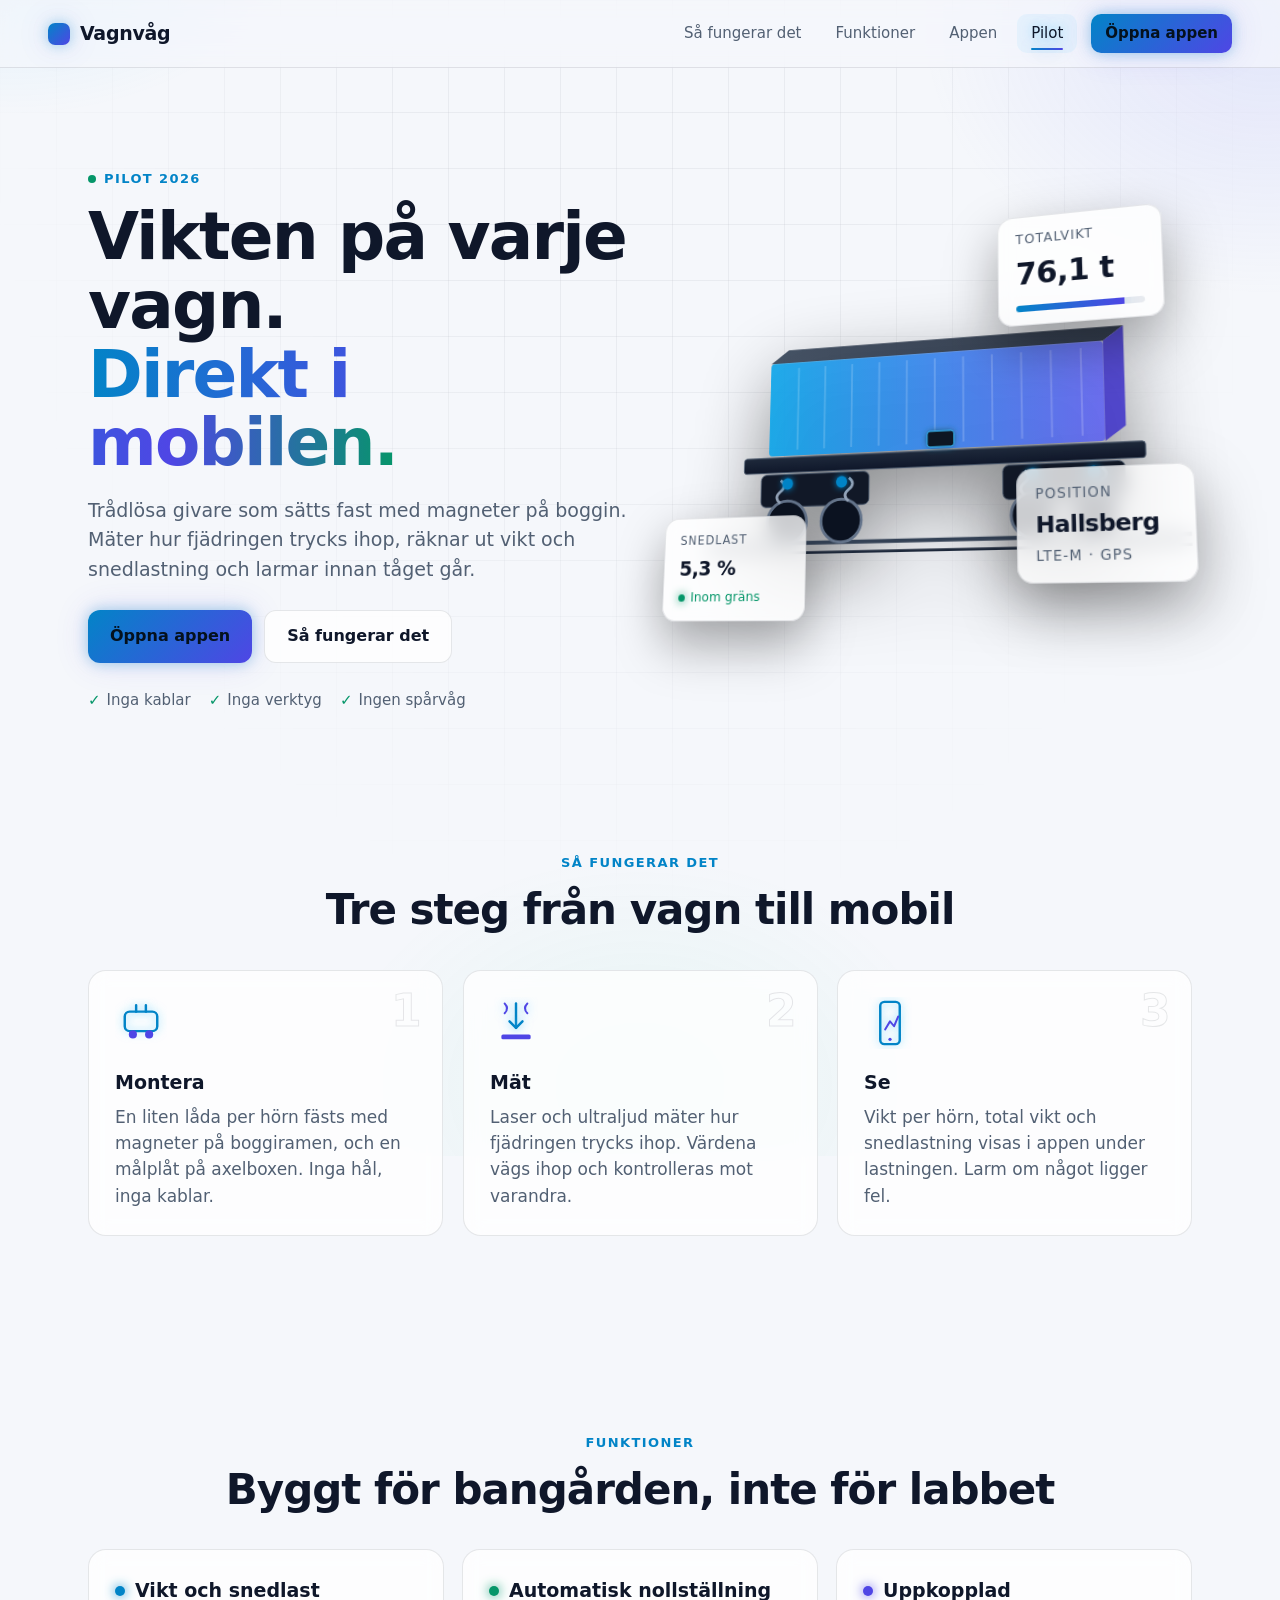
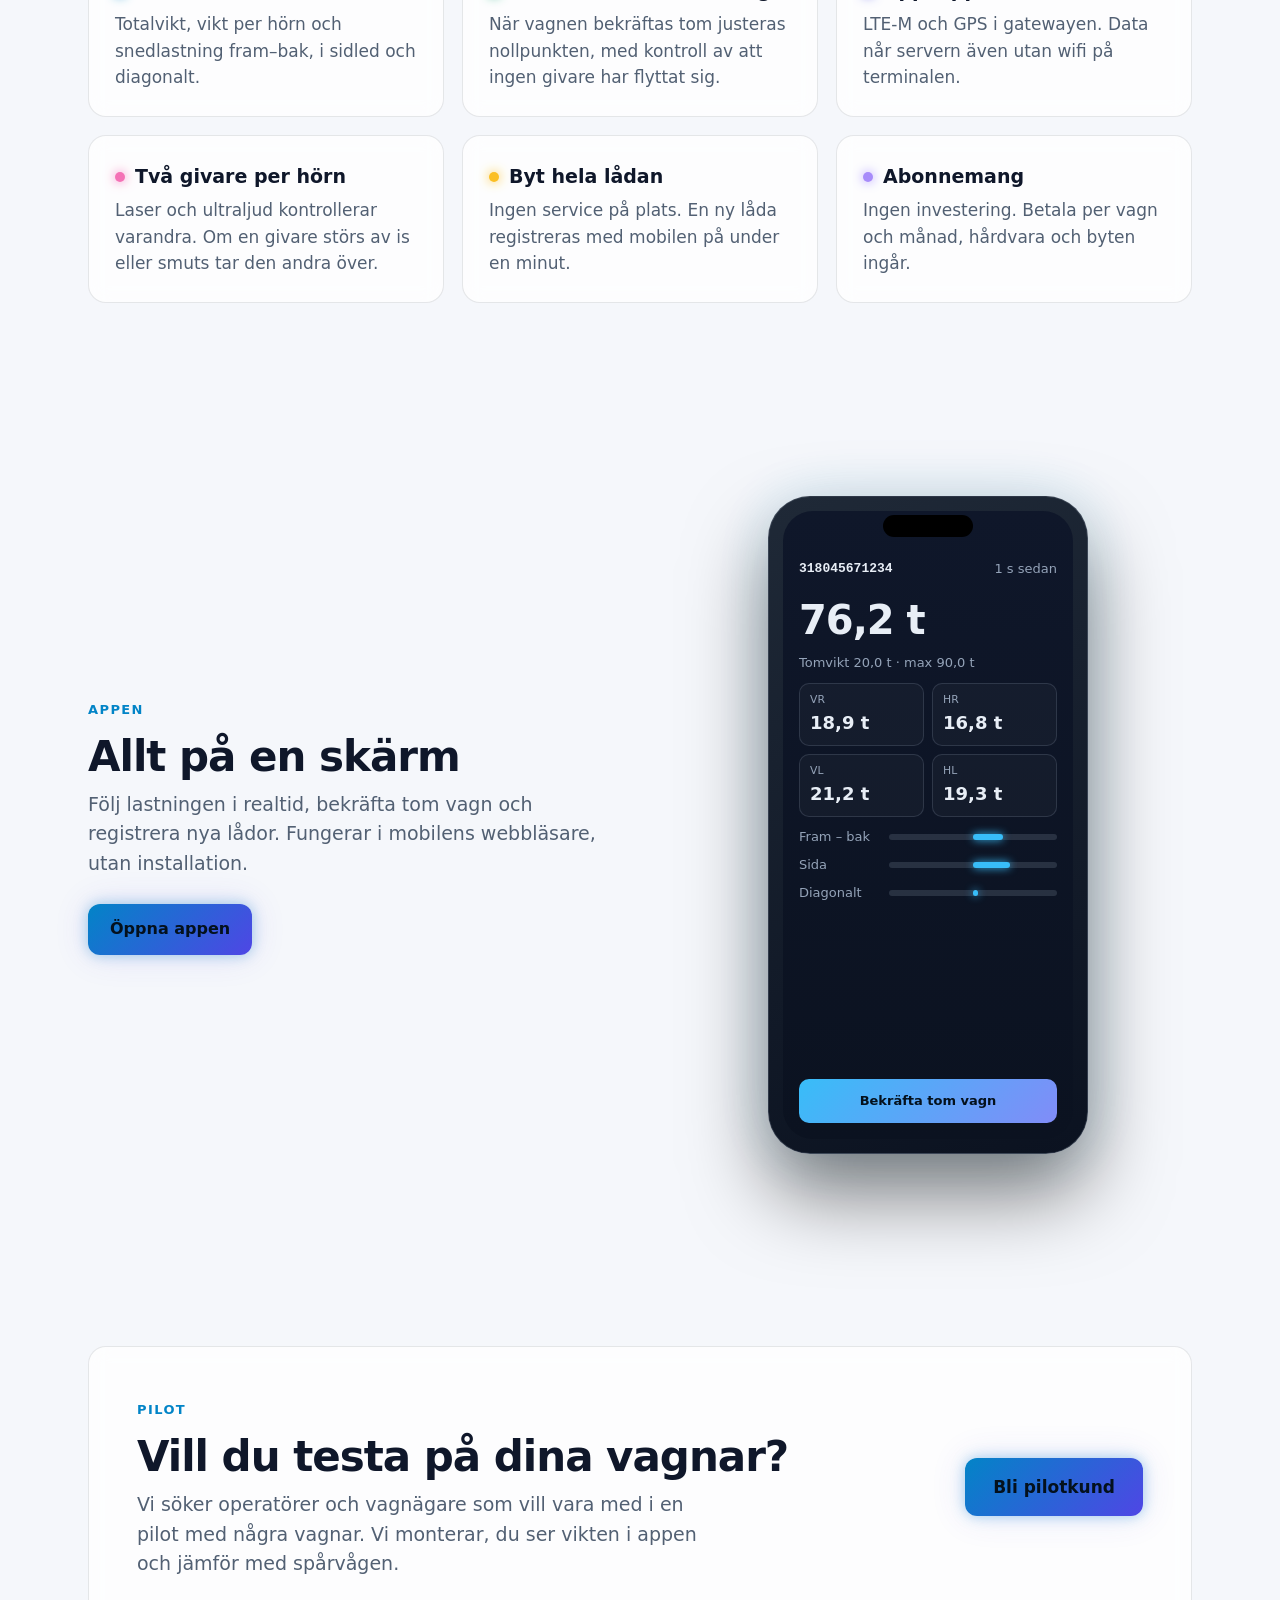
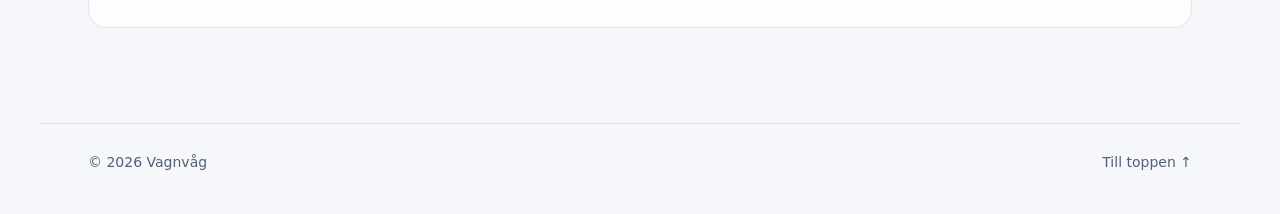
<file: app/index.html>
<!doctype html>
<html lang="sv">
<head>
  <meta charset="utf-8">
  <meta name="viewport" content="width=device-width, initial-scale=1">
  <meta name="theme-color" content="#070b11">
  <meta name="description" content="Vagnvåg mäter vikt och snedlastning på godsvagnar med trådlösa givare som monteras med magneter. Se resultatet direkt i mobilen.">
  <title>Vagnvåg – vikt på varje vagn</title>
  <link rel="icon" href="data:image/svg+xml,%3Csvg xmlns=%22http://www.w3.org/2000/svg%22 viewBox=%220 0 16 16%22%3E%3Crect x=%221%22 y=%225%22 width=%2214%22 height=%225%22 rx=%221%22 fill=%22%2338bdf8%22/%3E%3Ccircle cx=%224%22 cy=%2212%22 r=%222%22 fill=%22%2338bdf8%22/%3E%3Ccircle cx=%2212%22 cy=%2212%22 r=%222%22 fill=%22%2338bdf8%22/%3E%3C/svg%3E">
  <link rel="stylesheet" href="landing.css">
</head>
<body>
  <div class="bg-glow" aria-hidden="true"></div>
  <div class="bg-grid" aria-hidden="true"></div>

  <header class="nav" id="top">
    <a href="#top" class="logo"><span class="logo-mark"></span>Vagnvåg</a>
    <button class="menu-btn" aria-label="Meny" aria-expanded="false" aria-controls="menu"><span></span><span></span></button>
    <nav id="menu">
      <a href="#hur">Så fungerar det</a>
      <a href="#funktioner">Funktioner</a>
      <a href="#appen">Appen</a>
      <a href="#pilot">Pilot</a>
      <a href="app.html" class="nav-cta">Öppna appen</a>
    </nav>
  </header>

  <main>
    <!-- Hero -->
    <section class="hero">
      <div class="hero-text reveal">
        <p class="eyebrow"><span class="pulse"></span>Pilot 2026</p>
        <h1>Vikten på varje vagn.<br><span class="grad">Direkt i mobilen.</span></h1>
        <p class="lead">Trådlösa givare som sätts fast med magneter på boggin. Mäter hur fjädringen trycks ihop, räknar ut vikt och snedlastning och larmar innan tåget går.</p>
        <div class="cta-row">
          <a href="app.html" class="btn primary">Öppna appen</a>
          <a href="#hur" class="btn ghost">Så fungerar det</a>
        </div>
        <ul class="ticks">
          <li>Inga kablar</li><li>Inga verktyg</li><li>Ingen spårvåg</li>
        </ul>
      </div>

      <div class="scene-wrap reveal" aria-hidden="true">
        <div class="scene" id="scene">
          <div class="layer layer-wagon">
            <svg viewBox="0 0 520 300" class="wagon">
              <defs>
                <linearGradient id="gBody" x1="0" x2="0" y1="0" y2="1">
                  <stop offset="0" stop-color="#1e293b"/><stop offset="1" stop-color="#0f172a"/>
                </linearGradient>
                <linearGradient id="gTop" x1="0" x2="1">
                  <stop offset="0" stop-color="#334155"/><stop offset="1" stop-color="#1e293b"/>
                </linearGradient>
                <linearGradient id="gCont" x1="0" x2="1">
                  <stop offset="0" stop-color="#0ea5e9"/><stop offset="1" stop-color="#6366f1"/>
                </linearGradient>
                <filter id="glow" x="-50%" y="-50%" width="200%" height="200%">
                  <feGaussianBlur stdDeviation="4" result="b"/>
                  <feMerge><feMergeNode in="b"/><feMergeNode in="SourceGraphic"/></feMerge>
                </filter>
              </defs>
              <!-- räls -->
              <path d="M10 262 L510 262" stroke="#334155" stroke-width="4"/>
              <path d="M10 272 L510 272" stroke="#1e293b" stroke-width="3"/>
              <!-- container -->
              <g class="container">
                <path d="M78 70 L432 70 L452 56 L98 56 Z" fill="url(#gTop)" opacity=".9"/>
                <rect x="78" y="70" width="354" height="100" rx="4" fill="url(#gCont)" opacity=".92"/>
                <path d="M432 70 L452 56 L452 156 L432 170 Z" fill="#4338ca" opacity=".9"/>
                <g stroke="rgba(255,255,255,.18)" stroke-width="2">
                  <path d="M110 76 V164"/><path d="M140 76 V164"/><path d="M170 76 V164"/><path d="M200 76 V164"/>
                  <path d="M230 76 V164"/><path d="M260 76 V164"/><path d="M290 76 V164"/><path d="M320 76 V164"/>
                  <path d="M350 76 V164"/><path d="M380 76 V164"/><path d="M410 76 V164"/>
                </g>
              </g>
              <!-- vagnsram -->
              <rect x="50" y="172" width="420" height="16" rx="3" fill="url(#gBody)" stroke="#475569"/>
              <!-- boggier -->
              <g class="bogie">
                <rect x="70" y="190" width="120" height="34" rx="6" fill="#111827" stroke="#475569"/>
                <circle cx="100" cy="240" r="22" fill="#0b1220" stroke="#64748b" stroke-width="3"/>
                <circle cx="160" cy="240" r="22" fill="#0b1220" stroke="#64748b" stroke-width="3"/>
                <path d="M92 196 q8 6 0 12 q-8 6 0 12" stroke="#94a3b8" stroke-width="3" fill="none"/>
                <path d="M168 196 q8 6 0 12 q-8 6 0 12" stroke="#94a3b8" stroke-width="3" fill="none"/>
              </g>
              <g class="bogie">
                <rect x="330" y="190" width="120" height="34" rx="6" fill="#111827" stroke="#475569"/>
                <circle cx="360" cy="240" r="22" fill="#0b1220" stroke="#64748b" stroke-width="3"/>
                <circle cx="420" cy="240" r="22" fill="#0b1220" stroke="#64748b" stroke-width="3"/>
                <path d="M352 196 q8 6 0 12 q-8 6 0 12" stroke="#94a3b8" stroke-width="3" fill="none"/>
                <path d="M428 196 q8 6 0 12 q-8 6 0 12" stroke="#94a3b8" stroke-width="3" fill="none"/>
              </g>
              <!-- givare -->
              <g filter="url(#glow)" class="sensors">
                <circle class="s s1" cx="100" cy="200" r="6"/>
                <circle class="s s2" cx="160" cy="200" r="6"/>
                <circle class="s s3" cx="360" cy="200" r="6"/>
                <circle class="s s4" cx="420" cy="200" r="6"/>
              </g>
              <!-- radiovågor till gateway -->
              <g class="waves" stroke="#38bdf8" fill="none" stroke-width="2">
                <path d="M258 150 a16 16 0 0 1 16 0"/>
                <path d="M252 142 a26 26 0 0 1 28 0"/>
                <path d="M246 134 a36 36 0 0 1 40 0"/>
              </g>
              <rect x="252" y="152" width="28" height="16" rx="3" fill="#0b1220" stroke="#38bdf8" filter="url(#glow)"/>
            </svg>
          </div>

          <div class="layer layer-card card-total">
            <span class="k">Totalvikt</span>
            <span class="v" id="demoTotal">76,2 t</span>
            <span class="bar"><i id="demoBar"></i></span>
          </div>
          <div class="layer layer-card card-imb">
            <span class="k">Snedlast</span>
            <span class="v small-v">5,3 %</span>
            <span class="ok-dot">Inom gräns</span>
          </div>
          <div class="layer layer-card card-gps">
            <span class="k">Position</span>
            <span class="v small-v">Hallsberg</span>
            <span class="k">LTE-M · GPS</span>
          </div>
        </div>
      </div>
    </section>

    <!-- Så fungerar det -->
    <section id="hur" class="section">
      <div class="section-head reveal">
        <p class="eyebrow">Så fungerar det</p>
        <h2>Tre steg från vagn till mobil</h2>
      </div>
      <div class="steps">
        <article class="step tilt reveal" data-tilt>
          <div class="step-num">1</div>
          <svg viewBox="0 0 64 64" class="icon" aria-hidden="true">
            <rect x="12" y="18" width="40" height="24" rx="6" class="ic-stroke"/>
            <circle cx="22" cy="46" r="5" class="ic-fill"/><circle cx="42" cy="46" r="5" class="ic-fill"/>
            <path d="M26 10 v8 M38 10 v8" class="ic-stroke"/>
          </svg>
          <h3>Montera</h3>
          <p>En liten låda per hörn fästs med magneter på boggiramen, och en målplåt på axelboxen. Inga hål, inga kablar.</p>
        </article>
        <article class="step tilt reveal" data-tilt>
          <div class="step-num">2</div>
          <svg viewBox="0 0 64 64" class="icon" aria-hidden="true">
            <path d="M32 8 v30" class="ic-stroke"/><path d="M24 30 l8 8 8-8" class="ic-stroke"/>
            <rect x="14" y="46" width="36" height="6" rx="2" class="ic-fill"/>
            <path d="M18 20 q6 -6 0 -12 M46 20 q-6 -6 0 -12" class="ic-stroke thin"/>
          </svg>
          <h3>Mät</h3>
          <p>Laser och ultraljud mäter hur fjädringen trycks ihop. Värdena vägs ihop och kontrolleras mot varandra.</p>
        </article>
        <article class="step tilt reveal" data-tilt>
          <div class="step-num">3</div>
          <svg viewBox="0 0 64 64" class="icon" aria-hidden="true">
            <rect x="20" y="6" width="24" height="52" rx="5" class="ic-stroke"/>
            <path d="M26 40 l6-10 5 6 5-12" class="ic-stroke thin"/>
            <circle cx="32" cy="52" r="2" class="ic-fill"/>
          </svg>
          <h3>Se</h3>
          <p>Vikt per hörn, total vikt och snedlastning visas i appen under lastningen. Larm om något ligger fel.</p>
        </article>
      </div>
    </section>

    <!-- Funktioner -->
    <section id="funktioner" class="section">
      <div class="section-head reveal">
        <p class="eyebrow">Funktioner</p>
        <h2>Byggt för bangården, inte för labbet</h2>
      </div>
      <div class="features">
        <article class="feature tilt reveal" data-tilt>
          <h3><span class="dot d1"></span>Vikt och snedlast</h3>
          <p>Totalvikt, vikt per hörn och snedlastning fram–bak, i sidled och diagonalt.</p>
        </article>
        <article class="feature tilt reveal" data-tilt>
          <h3><span class="dot d2"></span>Automatisk nollställning</h3>
          <p>När vagnen bekräftas tom justeras nollpunkten, med kontroll av att ingen givare har flyttat sig.</p>
        </article>
        <article class="feature tilt reveal" data-tilt>
          <h3><span class="dot d3"></span>Uppkopplad</h3>
          <p>LTE-M och GPS i gatewayen. Data når servern även utan wifi på terminalen.</p>
        </article>
        <article class="feature tilt reveal" data-tilt>
          <h3><span class="dot d4"></span>Två givare per hörn</h3>
          <p>Laser och ultraljud kontrollerar varandra. Om en givare störs av is eller smuts tar den andra över.</p>
        </article>
        <article class="feature tilt reveal" data-tilt>
          <h3><span class="dot d5"></span>Byt hela lådan</h3>
          <p>Ingen service på plats. En ny låda registreras med mobilen på under en minut.</p>
        </article>
        <article class="feature tilt reveal" data-tilt>
          <h3><span class="dot d6"></span>Abonnemang</h3>
          <p>Ingen investering. Betala per vagn och månad, hårdvara och byten ingår.</p>
        </article>
      </div>
    </section>

    <!-- Appen -->
    <section id="appen" class="section app-section">
      <div class="app-copy reveal">
        <p class="eyebrow">Appen</p>
        <h2>Allt på en skärm</h2>
        <p class="lead">Följ lastningen i realtid, bekräfta tom vagn och registrera nya lådor. Fungerar i mobilens webbläsare, utan installation.</p>
        <a href="app.html" class="btn primary">Öppna appen</a>
      </div>
      <div class="phone reveal tilt" data-tilt aria-hidden="true">
        <div class="phone-notch"></div>
        <div class="phone-screen">
          <div class="p-top"><b>318045671234</b><span>1 s sedan</span></div>
          <div class="p-total">76,2 t</div>
          <div class="p-sub">Tomvikt 20,0 t · max 90,0 t</div>
          <div class="p-grid">
            <div><small>VR</small><b>18,9 t</b></div>
            <div><small>HR</small><b>16,8 t</b></div>
            <div><small>VL</small><b>21,2 t</b></div>
            <div><small>HL</small><b>19,3 t</b></div>
          </div>
          <div class="p-bars">
            <span>Fram – bak</span><i style="--w:18%"></i>
            <span>Sida</span><i style="--w:22%"></i>
            <span>Diagonalt</span><i style="--w:3%"></i>
          </div>
          <div class="p-btn">Bekräfta tom vagn</div>
        </div>
      </div>
    </section>

    <!-- Pilot -->
    <section id="pilot" class="section">
      <div class="pilot tilt reveal" data-tilt>
        <div>
          <p class="eyebrow">Pilot</p>
          <h2>Vill du testa på dina vagnar?</h2>
          <p class="lead">Vi söker operatörer och vagnägare som vill vara med i en pilot med några vagnar. Vi monterar, du ser vikten i appen och jämför med spårvågen.</p>
        </div>
        <!-- Byt ut adressen mot en riktig kontaktadress innan sidan publiceras. -->
        <a href="mailto:kontakt@example.com?subject=Pilot%20Vagnv%C3%A5g" class="btn primary big">Bli pilotkund</a>
      </div>
    </section>
  </main>

  <footer class="footer">
    <span>© 2026 Vagnvåg</span>
    <a href="#top">Till toppen ↑</a>
  </footer>

  <script src="landing.js"></script>
</body>
</html>
</file>
<file: app/landing.css>
:root {
  --bg: #070b11;
  --bg2: #0c131d;
  --panel: rgba(17, 25, 38, 0.72);
  --panel-solid: #111926;
  --line: rgba(148, 163, 184, 0.16);
  --text: #e8eef6;
  --muted: #94a3b8;
  --cyan: #38bdf8;
  --indigo: #818cf8;
  --green: #34d399;
  --glow: 0 0 18px rgba(56, 189, 248, 0.55), 0 0 42px rgba(99, 102, 241, 0.25);
  --radius: 18px;
}
:root[data-theme="light"] { color-scheme: light; }
@media (prefers-color-scheme: light) {
  :root:not([data-theme="dark"]) {
    --bg: #f5f7fb;
    --bg2: #eaf0f8;
    --panel: rgba(255, 255, 255, 0.78);
    --panel-solid: #ffffff;
    --line: rgba(15, 23, 42, 0.1);
    --text: #0f172a;
    --muted: #526073;
    --cyan: #0284c7;
    --indigo: #4f46e5;
    --green: #059669;
    --glow: 0 0 14px rgba(2, 132, 199, 0.35), 0 0 34px rgba(79, 70, 229, 0.15);
  }
}

* { box-sizing: border-box; }
html { scroll-behavior: smooth; }
body {
  margin: 0;
  font: 17px/1.55 "Inter", system-ui, -apple-system, "Segoe UI", Roboto, sans-serif;
  background: var(--bg);
  color: var(--text);
  overflow-x: hidden;
}
a { color: inherit; text-decoration: none; }

/* Bakgrund: mjuka ljusfläckar och ett svagt rutnät */
.bg-glow {
  position: fixed; inset: -20vmax; z-index: -2; pointer-events: none;
  background:
    radial-gradient(40vmax 30vmax at 15% 10%, rgba(56, 189, 248, 0.16), transparent 60%),
    radial-gradient(45vmax 35vmax at 85% 20%, rgba(129, 140, 248, 0.16), transparent 60%),
    radial-gradient(40vmax 30vmax at 50% 95%, rgba(52, 211, 153, 0.08), transparent 60%);
  animation: drift 24s ease-in-out infinite alternate;
}
.bg-grid {
  position: fixed; inset: 0; z-index: -1; pointer-events: none;
  background-image:
    linear-gradient(var(--line) 1px, transparent 1px),
    linear-gradient(90deg, var(--line) 1px, transparent 1px);
  background-size: 56px 56px;
  mask-image: radial-gradient(ellipse at 50% 0%, #000 30%, transparent 75%);
  opacity: 0.5;
}
@keyframes drift { to { transform: translate3d(3vmax, 2vmax, 0) rotate(4deg); } }

/* Meny */
.nav {
  position: sticky; top: 0; z-index: 20;
  display: flex; align-items: center; justify-content: space-between; gap: 16px;
  padding: 14px clamp(16px, 4vw, 48px);
  background: color-mix(in srgb, var(--bg) 70%, transparent);
  backdrop-filter: blur(14px) saturate(140%);
  -webkit-backdrop-filter: blur(14px) saturate(140%);
  border-bottom: 1px solid var(--line);
}
.logo { display: flex; align-items: center; gap: 10px; font-weight: 800; letter-spacing: -0.3px; font-size: 19px; }
.logo-mark {
  width: 22px; height: 22px; border-radius: 7px;
  background: linear-gradient(135deg, var(--cyan), var(--indigo));
  box-shadow: var(--glow);
}
.nav nav { display: flex; align-items: center; gap: 6px; }
.nav nav a {
  position: relative; padding: 8px 14px; border-radius: 10px; color: var(--muted);
  font-size: 15px; font-weight: 500; transition: color .25s, background .25s, text-shadow .25s;
}
.nav nav a::after {
  content: ""; position: absolute; left: 14px; right: 14px; bottom: 3px; height: 2px; border-radius: 2px;
  background: linear-gradient(90deg, var(--cyan), var(--indigo));
  box-shadow: var(--glow); transform: scaleX(0); transform-origin: left; transition: transform .3s;
}
.nav nav a:hover, .nav nav a:focus-visible, .nav nav a.active {
  color: var(--text); background: rgba(56, 189, 248, 0.08);
  text-shadow: 0 0 12px rgba(56, 189, 248, 0.6);
}
.nav nav a:hover::after, .nav nav a:focus-visible::after, .nav nav a.active::after { transform: scaleX(1); }
.nav nav a.nav-cta {
  margin-left: 8px; color: #04111d; background: linear-gradient(135deg, var(--cyan), var(--indigo));
  box-shadow: var(--glow); font-weight: 700; text-shadow: none;
}
.nav nav a.nav-cta::after { display: none; }
.nav nav a.nav-cta:hover { filter: brightness(1.1); color: #04111d; }
.menu-btn { display: none; }

/* Knappar */
.btn {
  display: inline-flex; align-items: center; justify-content: center; gap: 8px;
  padding: 13px 22px; border-radius: 12px; font-weight: 700; font-size: 16px;
  transition: transform .2s, box-shadow .25s, background .25s, border-color .25s;
}
.btn.primary { color: #04111d; background: linear-gradient(135deg, var(--cyan), var(--indigo)); box-shadow: var(--glow); }
.btn.primary:hover { transform: translateY(-2px); box-shadow: 0 0 26px rgba(56, 189, 248, .7), 0 12px 40px rgba(99, 102, 241, .35); }
.btn.ghost { border: 1px solid var(--line); background: var(--panel); }
.btn.ghost:hover { border-color: var(--cyan); box-shadow: 0 0 18px rgba(56, 189, 248, .3); }
.btn.big { padding: 16px 28px; font-size: 17px; }

/* Hero */
.hero {
  display: grid; grid-template-columns: 1.05fr 1fr; gap: clamp(24px, 4vw, 56px); align-items: center;
  max-width: 1200px; margin: 0 auto; padding: clamp(40px, 8vw, 96px) clamp(16px, 4vw, 48px) 40px;
}
.eyebrow {
  display: inline-flex; align-items: center; gap: 8px; margin: 0 0 14px;
  color: var(--cyan); font-weight: 700; font-size: 13px; letter-spacing: 1.4px; text-transform: uppercase;
}
.pulse { width: 8px; height: 8px; border-radius: 50%; background: var(--green); box-shadow: 0 0 0 0 rgba(52, 211, 153, .7); animation: pulse 2s infinite; }
@keyframes pulse { 70% { box-shadow: 0 0 0 10px rgba(52, 211, 153, 0); } 100% { box-shadow: 0 0 0 0 rgba(52, 211, 153, 0); } }
h1 { font-size: clamp(38px, 6vw, 66px); line-height: 1.04; letter-spacing: -1.8px; margin: 0 0 18px; }
h2 { font-size: clamp(28px, 4vw, 42px); line-height: 1.1; letter-spacing: -1px; margin: 0 0 10px; }
h3 { font-size: 19px; margin: 12px 0 6px; }
.grad { background: linear-gradient(90deg, var(--cyan), var(--indigo) 60%, var(--green)); -webkit-background-clip: text; background-clip: text; color: transparent; }
.lead { color: var(--muted); font-size: clamp(17px, 1.6vw, 19px); max-width: 560px; margin: 0 0 26px; }
.cta-row { display: flex; gap: 12px; flex-wrap: wrap; }
.ticks { display: flex; gap: 18px; flex-wrap: wrap; list-style: none; padding: 0; margin: 26px 0 0; color: var(--muted); font-size: 15px; }
.ticks li::before { content: "✓"; color: var(--green); margin-right: 6px; font-weight: 800; }

/* 3D-scen */
.scene-wrap { perspective: 1100px; }
.scene {
  position: relative; aspect-ratio: 520 / 380; transform-style: preserve-3d;
  transform: rotateX(var(--rx, 10deg)) rotateY(var(--ry, -16deg));
  transition: transform .5s cubic-bezier(.2, .8, .2, 1);
}
.layer { position: absolute; transform-style: preserve-3d; }
.layer-wagon {
  inset: 8% 0 0 0; transform: translateZ(0);
  filter: drop-shadow(0 30px 40px rgba(0, 0, 0, .45));
}
.wagon { width: 100%; height: auto; display: block; animation: float 6s ease-in-out infinite; }
@keyframes float { 50% { transform: translateY(-8px); } }
.sensors .s { fill: var(--cyan); animation: blink 2.4s infinite; }
.sensors .s2 { animation-delay: .3s; } .sensors .s3 { animation-delay: .6s; } .sensors .s4 { animation-delay: .9s; }
@keyframes blink { 0%, 100% { opacity: .35; } 40% { opacity: 1; } }
.waves path { opacity: 0; animation: wave 2.4s infinite; }
.waves path:nth-child(2) { animation-delay: .3s; } .waves path:nth-child(3) { animation-delay: .6s; }
@keyframes wave { 0% { opacity: 0; } 30% { opacity: 1; } 100% { opacity: 0; } }

.layer-card {
  display: flex; flex-direction: column; gap: 2px; padding: 12px 16px; min-width: 150px;
  border-radius: 14px; background: var(--panel); border: 1px solid var(--line);
  backdrop-filter: blur(10px); -webkit-backdrop-filter: blur(10px);
  box-shadow: 0 20px 50px rgba(0, 0, 0, .35), inset 0 1px 0 rgba(255, 255, 255, .06);
}
.layer-card .k { color: var(--muted); font-size: 12px; text-transform: uppercase; letter-spacing: 1px; }
.layer-card .v { font-size: 28px; font-weight: 800; letter-spacing: -0.5px; }
.layer-card .small-v { font-size: 20px; }
.layer-card .bar { height: 6px; border-radius: 3px; background: rgba(148, 163, 184, .2); overflow: hidden; margin-top: 6px; }
.layer-card .bar i { display: block; height: 100%; width: 84%; background: linear-gradient(90deg, var(--cyan), var(--indigo)); box-shadow: var(--glow); transition: width 1s; }
.ok-dot { font-size: 13px; color: var(--green); }
.ok-dot::before { content: ""; display: inline-block; width: 7px; height: 7px; border-radius: 50%; background: var(--green); margin-right: 6px; box-shadow: 0 0 10px var(--green); }
.card-total { top: 0; right: 4%; transform: translateZ(90px); }
.card-imb { bottom: 2%; left: 0; transform: translateZ(70px); }
.card-gps { bottom: 10%; right: 0; transform: translateZ(120px); }

/* Sektioner */
.section { max-width: 1200px; margin: 0 auto; padding: clamp(48px, 8vw, 96px) clamp(16px, 4vw, 48px); }
.section-head { text-align: center; margin-bottom: 36px; }
.steps { display: grid; grid-template-columns: repeat(3, 1fr); gap: 20px; }
.step, .feature, .pilot {
  position: relative; padding: 26px; border-radius: var(--radius);
  background: var(--panel); border: 1px solid var(--line);
  backdrop-filter: blur(10px); -webkit-backdrop-filter: blur(10px);
}
.step p, .feature p { color: var(--muted); margin: 0; }
.step-num {
  position: absolute; top: 18px; right: 20px; font-size: 44px; font-weight: 900; line-height: 1;
  color: transparent; -webkit-text-stroke: 1px var(--line);
}
.icon { width: 52px; height: 52px; }
.ic-stroke { fill: none; stroke: var(--cyan); stroke-width: 3; stroke-linecap: round; stroke-linejoin: round; filter: drop-shadow(0 0 6px rgba(56, 189, 248, .6)); }
.ic-stroke.thin { stroke-width: 2.4; stroke: var(--indigo); }
.ic-fill { fill: var(--indigo); }
.features { display: grid; grid-template-columns: repeat(3, 1fr); gap: 18px; }
.feature h3 { display: flex; align-items: center; gap: 10px; margin-top: 0; }
.dot { width: 10px; height: 10px; border-radius: 50%; flex: none; }
.d1 { background: var(--cyan); box-shadow: 0 0 12px var(--cyan); }
.d2 { background: var(--green); box-shadow: 0 0 12px var(--green); }
.d3 { background: var(--indigo); box-shadow: 0 0 12px var(--indigo); }
.d4 { background: #f472b6; box-shadow: 0 0 12px #f472b6; }
.d5 { background: #fbbf24; box-shadow: 0 0 12px #fbbf24; }
.d6 { background: #a78bfa; box-shadow: 0 0 12px #a78bfa; }

/* Kort som lutar och lyser */
.tilt {
  transform-style: preserve-3d; will-change: transform;
  transform: perspective(900px) rotateX(var(--tx, 0deg)) rotateY(var(--ty, 0deg)) translateZ(0);
  transition: transform .35s cubic-bezier(.2, .8, .2, 1), border-color .3s, box-shadow .3s;
}
.tilt::before {
  content: ""; position: absolute; inset: 0; border-radius: inherit; pointer-events: none; opacity: 0;
  background: radial-gradient(300px circle at var(--mx, 50%) var(--my, 50%), rgba(56, 189, 248, .16), transparent 60%);
  transition: opacity .3s;
}
.tilt:hover { border-color: rgba(56, 189, 248, .45); box-shadow: 0 20px 60px rgba(0, 0, 0, .35), 0 0 30px rgba(56, 189, 248, .12); }
.tilt:hover::before { opacity: 1; }

/* Appen */
.app-section { display: grid; grid-template-columns: 1fr 1fr; gap: 48px; align-items: center; }
.phone {
  position: relative; justify-self: center; width: min(320px, 82vw); aspect-ratio: 9 / 18.5;
  border-radius: 42px; padding: 14px; background: linear-gradient(160deg, #1f2937, #0b1220);
  border: 1px solid rgba(148, 163, 184, .25);
  box-shadow: 0 40px 80px rgba(0, 0, 0, .5), 0 0 60px rgba(56, 189, 248, .15);
}
.phone-notch { position: absolute; top: 18px; left: 50%; width: 90px; height: 22px; border-radius: 12px; background: #000; transform: translateX(-50%); z-index: 2; }
.phone-screen {
  height: 100%; border-radius: 30px; padding: 48px 16px 16px; overflow: hidden;
  background: linear-gradient(180deg, #0f172a, #0b1220); color: #e8eef6; font-size: 13px;
  display: flex; flex-direction: column; gap: 10px;
}
.p-top { display: flex; justify-content: space-between; color: #94a3b8; }
.p-top b { color: #e8eef6; font-family: ui-monospace, Menlo, monospace; }
.p-total { font-size: 40px; font-weight: 800; letter-spacing: -1px; }
.p-sub { color: #94a3b8; margin-top: -8px; }
.p-grid { display: grid; grid-template-columns: 1fr 1fr; gap: 8px; }
.p-grid div { border: 1px solid rgba(148, 163, 184, .2); border-radius: 10px; padding: 8px 10px; background: rgba(255, 255, 255, .03); }
.p-grid small { display: block; color: #94a3b8; }
.p-grid b { font-size: 18px; }
.p-bars { display: grid; grid-template-columns: 80px 1fr; gap: 8px 10px; align-items: center; color: #94a3b8; }
.p-bars i { display: block; height: 6px; border-radius: 3px; background: rgba(148, 163, 184, .2); position: relative; }
.p-bars i::after { content: ""; position: absolute; left: 50%; top: 0; bottom: 0; width: var(--w); background: #38bdf8; border-radius: 3px; box-shadow: 0 0 8px #38bdf8; }
.p-btn { margin-top: auto; text-align: center; padding: 12px; border-radius: 10px; font-weight: 700; color: #04111d; background: linear-gradient(135deg, #38bdf8, #818cf8); }

/* Pilot */
.pilot { display: flex; align-items: center; justify-content: space-between; gap: 32px; padding: clamp(28px, 5vw, 48px); }
.pilot .lead { margin-bottom: 0; }

.footer {
  display: flex; justify-content: space-between; gap: 16px; flex-wrap: wrap;
  max-width: 1200px; margin: 0 auto; padding: 28px clamp(16px, 4vw, 48px) 40px;
  color: var(--muted); font-size: 14px; border-top: 1px solid var(--line);
}
.footer a:hover { color: var(--cyan); text-shadow: 0 0 10px rgba(56, 189, 248, .6); }

/* Fram-animation vid scroll */
.reveal { opacity: 0; transform: translateY(24px); transition: opacity .8s ease, transform .8s cubic-bezier(.2, .8, .2, 1); }
.reveal.in { opacity: 1; transform: none; }
.tilt.reveal.in { transform: perspective(900px) rotateX(var(--tx, 0deg)) rotateY(var(--ty, 0deg)); }

/* Mobil */
@media (max-width: 900px) {
  .hero, .app-section { grid-template-columns: 1fr; }
  .scene-wrap { order: -1; max-width: 560px; width: 100%; justify-self: center; }
  .steps, .features { grid-template-columns: 1fr; }
  .pilot { flex-direction: column; align-items: flex-start; }
}
@media (max-width: 760px) {
  .menu-btn {
    display: inline-flex; flex-direction: column; justify-content: center; gap: 6px;
    width: 42px; height: 42px; border-radius: 10px; border: 1px solid var(--line); background: var(--panel); cursor: pointer;
  }
  .menu-btn span { display: block; height: 2px; width: 20px; margin: 0 auto; background: var(--text); transition: transform .3s; }
  .nav.open .menu-btn span:first-child { transform: translateY(4px) rotate(45deg); }
  .nav.open .menu-btn span:last-child { transform: translateY(-4px) rotate(-45deg); }
  .nav nav {
    position: absolute; top: 100%; left: 0; right: 0; flex-direction: column; align-items: stretch; gap: 4px;
    padding: 12px 16px 18px; background: var(--panel-solid); border-bottom: 1px solid var(--line);
    transform: translateY(-8px); opacity: 0; pointer-events: none; transition: opacity .25s, transform .25s;
  }
  .nav.open nav { opacity: 1; transform: none; pointer-events: auto; }
  .nav nav a { padding: 12px 14px; font-size: 17px; }
  .nav nav a.nav-cta { margin: 6px 0 0; text-align: center; }
  .card-total { right: 0; }
  .layer-card { min-width: 120px; padding: 10px 12px; }
  .layer-card .v { font-size: 22px; }
  .layer-card .small-v { font-size: 16px; }
}

@media (prefers-reduced-motion: reduce) {
  *, *::before, *::after { animation: none !important; transition: none !important; scroll-behavior: auto !important; }
  .reveal { opacity: 1; transform: none; }
}
</file>
